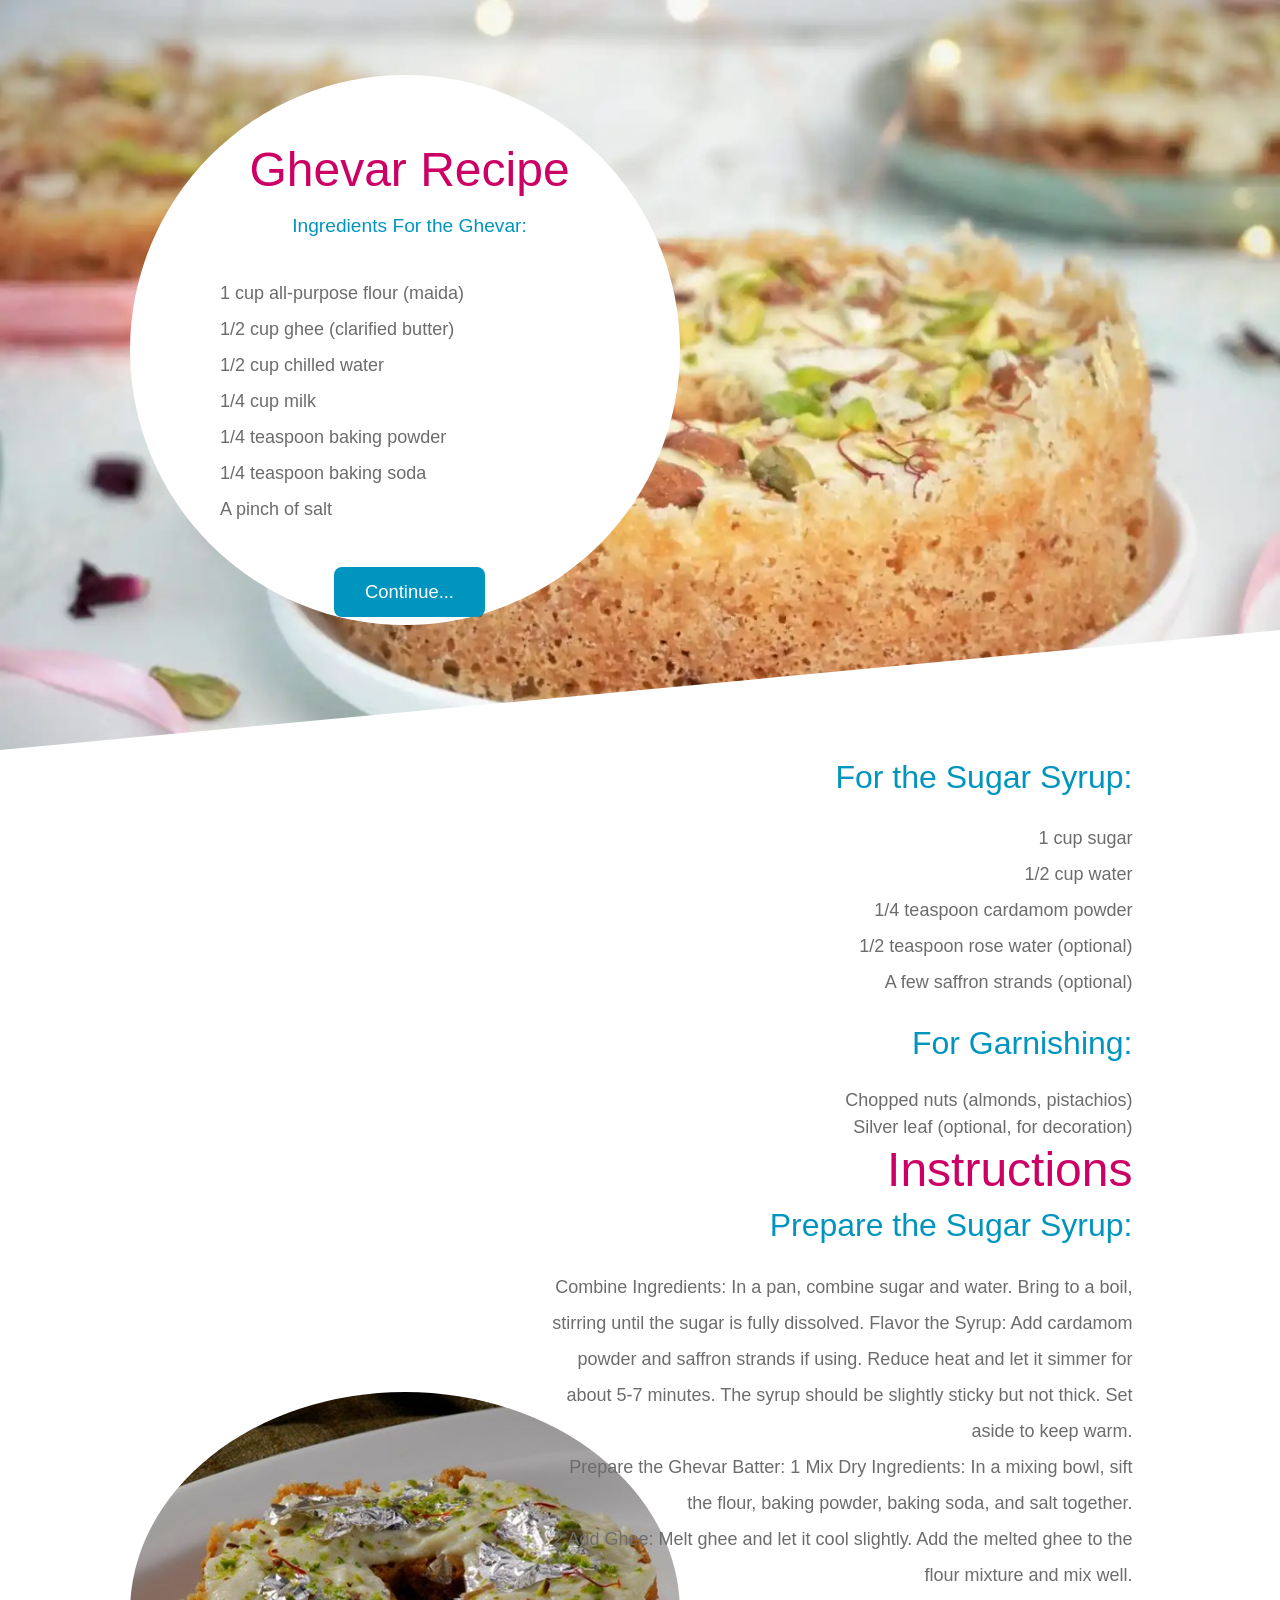
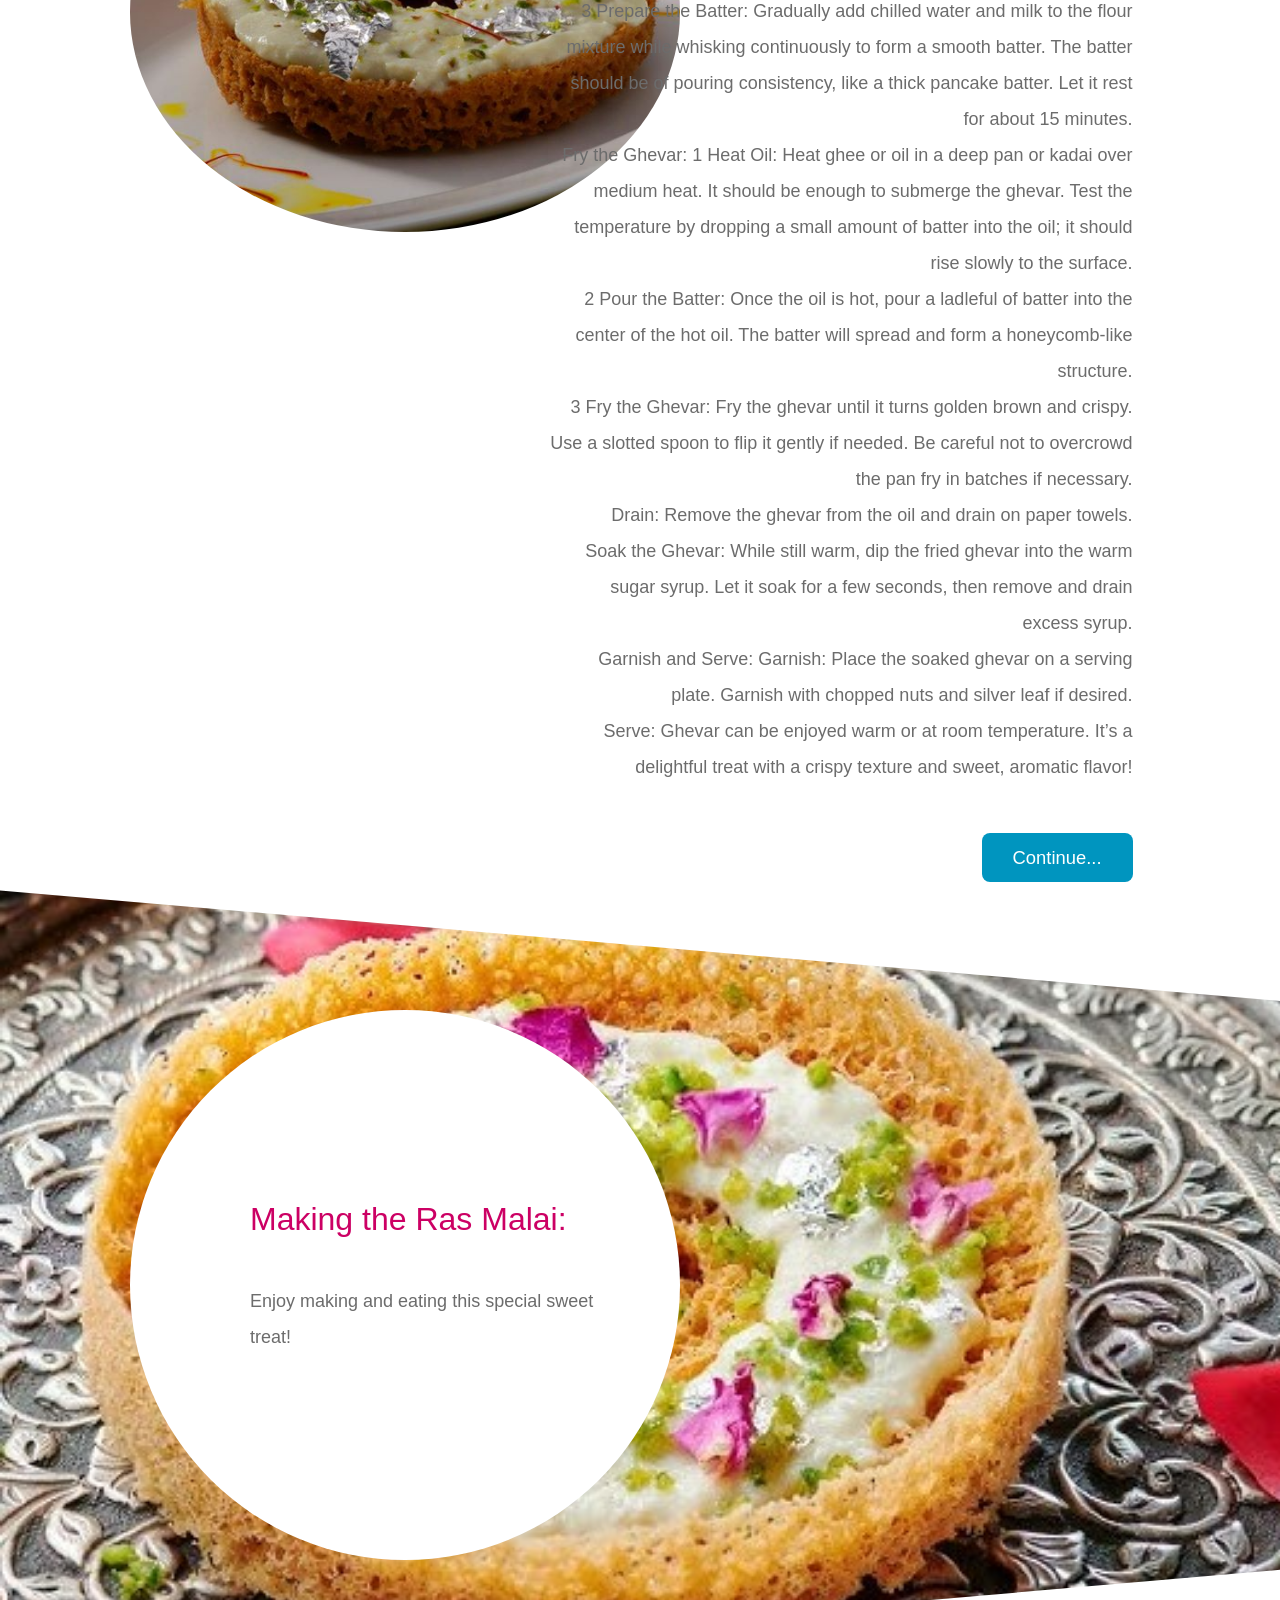
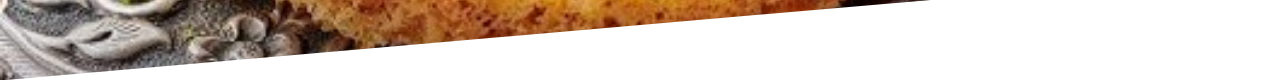
<file: resources/yah_blog_3/index.html>
<!DOCTYPE html>
<html lang="en">

<head>
    <meta charset="UTF-8">
    <meta name="viewport" content="width=device-width, initial-scale=1.0">
    <meta http-equiv="X-UA-Compatible" content="ie=edge">
    <link rel="stylesheet" href="css/bootstrap.min.css">
    <link rel="stylesheet" href="css/tooplate-style.css">
    <title>Ghevar</title>
    <!--

    Template 2107 New Spot

	http://www.tooplate.com/view/2107-new-spot

    -->
</head>

<body>
    <div class="tm-container mx-auto">
        <section class="tm-section tm-section-1">
            <div class="container">
                <div class="row">
                    <div class="col-sm-12">
                        <div class="tm-bg-circle-white tm-flex-center-v">
                            <header class="text-center">
                                <h1 class="tm-site-title"><br>Ghevar Recipe</h1>
                                <p class="tm-site-subtitle">Ingredients For the Ghevar:</p>
                            </header>
                            <p>
                                1 cup all-purpose flour (maida)<br>
                                1/2 cup ghee (clarified butter)<br>
                                1/2 cup chilled water<br>
                                1/4 cup milk<br>
                                1/4 teaspoon baking powder<br>
                                1/4 teaspoon baking soda<br>
                                A pinch of salt</p>
                            <p class="text-center mt-4 mb-0">
                                <a data-scroll href="#tm-section-2" class="btn tm-btn-secondary">Continue...</a>
                            </p>

                        </div>
                    </div>
                </div>
            </div>
        </section>
        <section id="tm-section-2" class="tm-section pt-2 pb-2">
            <div class="container">
                <div class="row">
                    <div class="col-xl-5 col-lg-6 tm-flex-center-v tm-text-container tm-section-left">
                        <img src="img/ghevar.jpg" alt="Image" class="rounded-circle tm-circle-img">
                        </p>
                    </div>
                    <div class="col-xl-7 col-lg-6 tm-circle-img-container">
                       
                        <h2 class="tm-color-secondary mb-4">For the Sugar Syrup:</h2>
                        <p class="mb-4">
                            1 cup sugar<br>
1/2 cup water<br>
1/4 teaspoon cardamom powder<br>
1/2 teaspoon rose water (optional)<br>
A few saffron strands (optional)</p>

<h2 class="tm-color-secondary mb-4">For Garnishing:</h2>
Chopped nuts (almonds, pistachios)<br>
Silver leaf (optional, for decoration)
                            <h1 class="tm-site-title">Instructions</h1>
                            <h2 class="tm-color-secondary mb-4">Prepare the Sugar Syrup:</h2>
                        <p class="mb-5">
                            Combine Ingredients: In a pan, combine sugar and water. Bring to a boil, stirring until the sugar is fully dissolved.
                            Flavor the Syrup: Add cardamom powder and saffron strands if using. Reduce heat and let it simmer for about 5-7 minutes. The syrup should be slightly sticky but not thick. Set aside to keep warm.
                           <br> Prepare the Ghevar Batter:
                           1 Mix Dry Ingredients: In a mixing bowl, sift the flour, baking powder, baking soda, and salt together.<br>
                           2 Add Ghee: Melt ghee and let it cool slightly. Add the melted ghee to the flour mixture and mix well.<br>
                           3 Prepare the Batter: Gradually add chilled water and milk to the flour mixture while whisking continuously to form a smooth batter. The batter should be of pouring consistency, like a thick pancake batter. Let it rest for about 15 minutes.
                           <br> Fry the Ghevar:
                            1 Heat Oil: Heat ghee or oil in a deep pan or kadai over medium heat. It should be enough to submerge the ghevar. Test the temperature by dropping a small amount of batter into the oil; it should rise slowly to the surface.<br>
                            2 Pour the Batter: Once the oil is hot, pour a ladleful of batter into the center of the hot oil. The batter will spread and form a honeycomb-like structure.<br>
                            3 Fry the Ghevar: Fry the ghevar until it turns golden brown and crispy. Use a slotted spoon to flip it gently if needed. Be careful not to overcrowd the pan fry in batches if necessary.
                            <br> Drain: Remove the ghevar from the oil and drain on paper towels.
                            <br>
                            Soak the Ghevar: While still warm, dip the fried ghevar into the warm sugar syrup. Let it soak for a few seconds, then remove and drain excess syrup.
                            <br>Garnish and Serve:
                            Garnish: Place the soaked ghevar on a serving plate. Garnish with chopped nuts and silver leaf if desired.<br>
                            Serve: Ghevar can be enjoyed warm or at room temperature. It’s a delightful treat with a crispy texture and sweet, aromatic flavor!</p>
                        <p class="text-right mb-0">
                            <a href="#tm-section-3" class="btn tm-btn-secondary">Continue...</a>
                    </div>
                </div>
            </div>
        </section>
        <section id="tm-section-3" class="tm-section tm-section-3">
            <div class="container">
                <div class="row">
                    <div class="col-sm-12 tm-section-2-right">
                        <div class="tm-bg-circle-white tm-bg-circle-pad-2 tm-flex-center-v">
                            <header>
                                <h2 class="tm-color-primary">Making the Ras Malai:</h2>
                            </header>
                            <p><br>Enjoy making and eating this special sweet treat! <br>
                               
                                
                               
                            </p>
                            
                        </div>
                    </div>
                </div>
            </div>
        </section>
 
                   
                    
                    
                  
                </div>
            </div>
        </footer>
    </div>
    <script src="js/smooth-scroll.polyfills.min.js"></script>
    <!-- https://github.com/cferdinandi/smooth-scroll -->
    <script>
        var scroll = new SmoothScroll('a[href*="#"]', {
            easing: 'easeInOutQuart',
            speed: 800
        });
    </script>
</body>
</html>
</file>
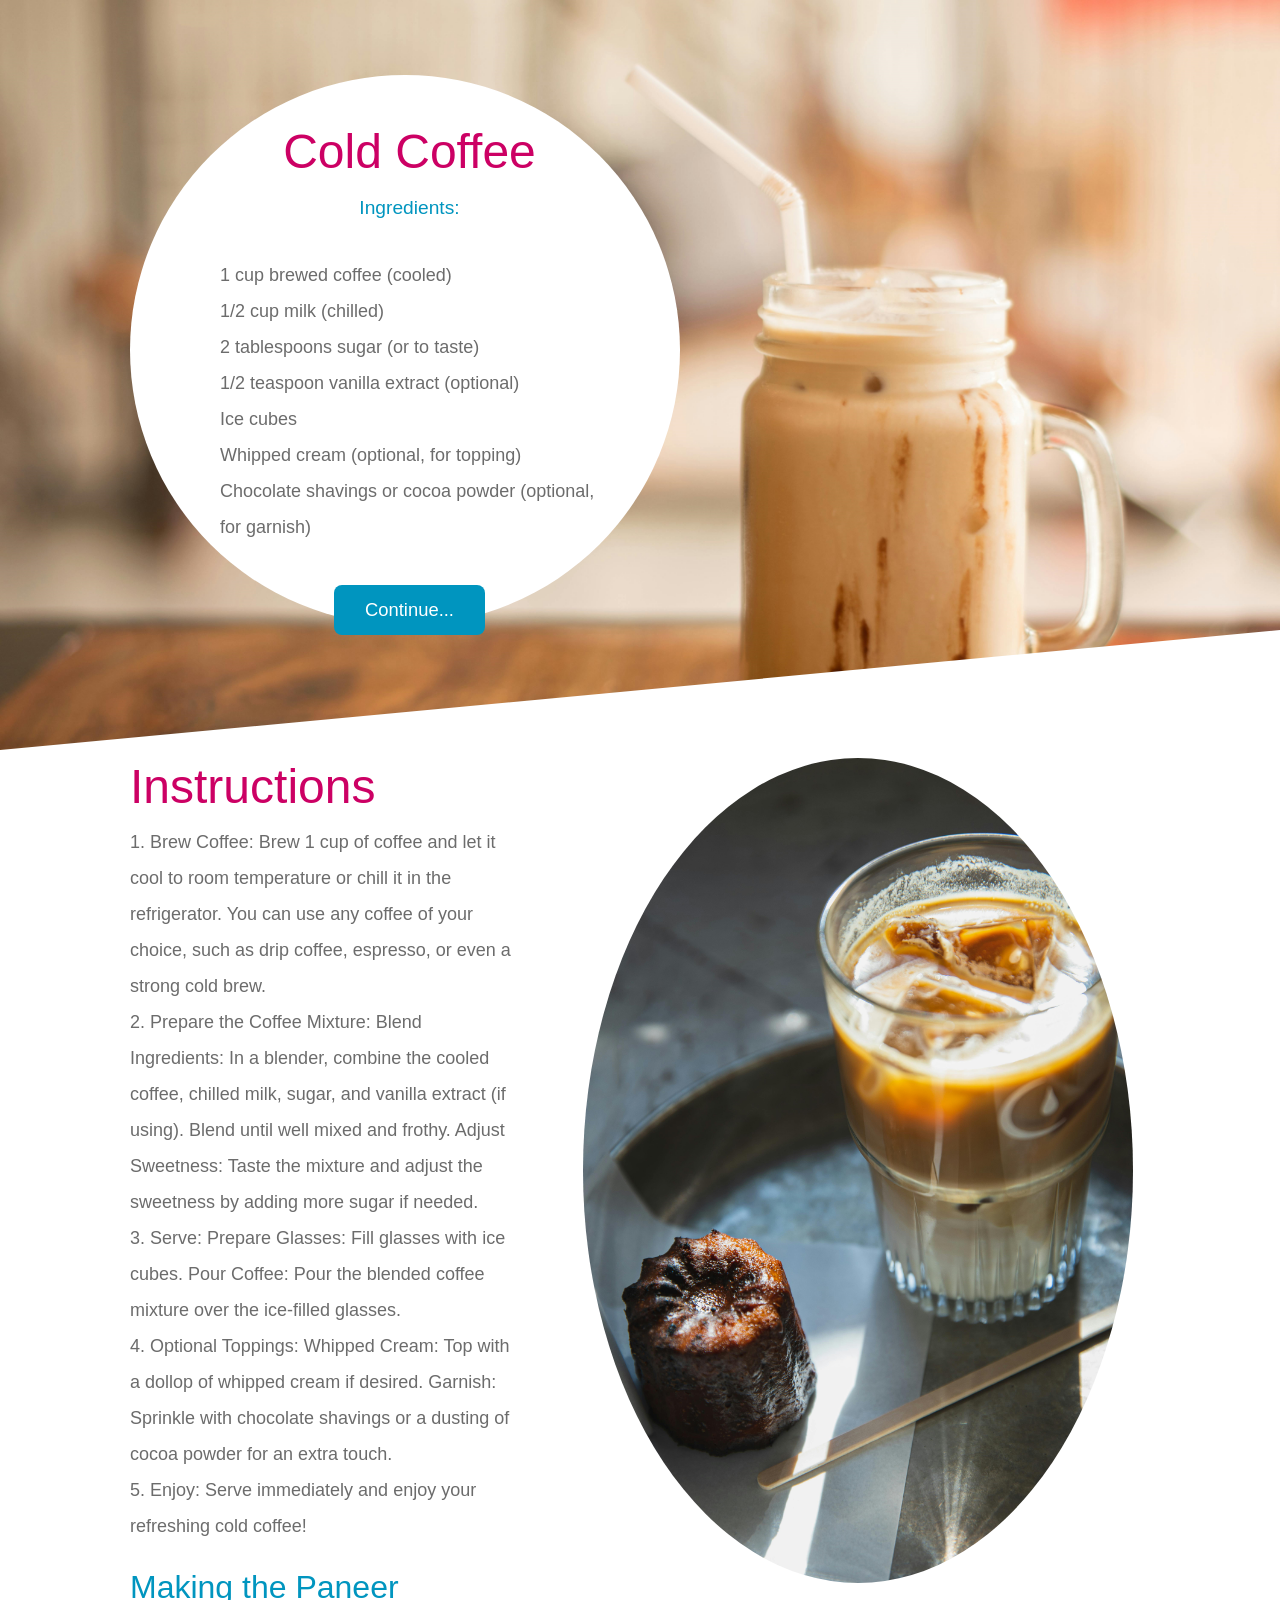
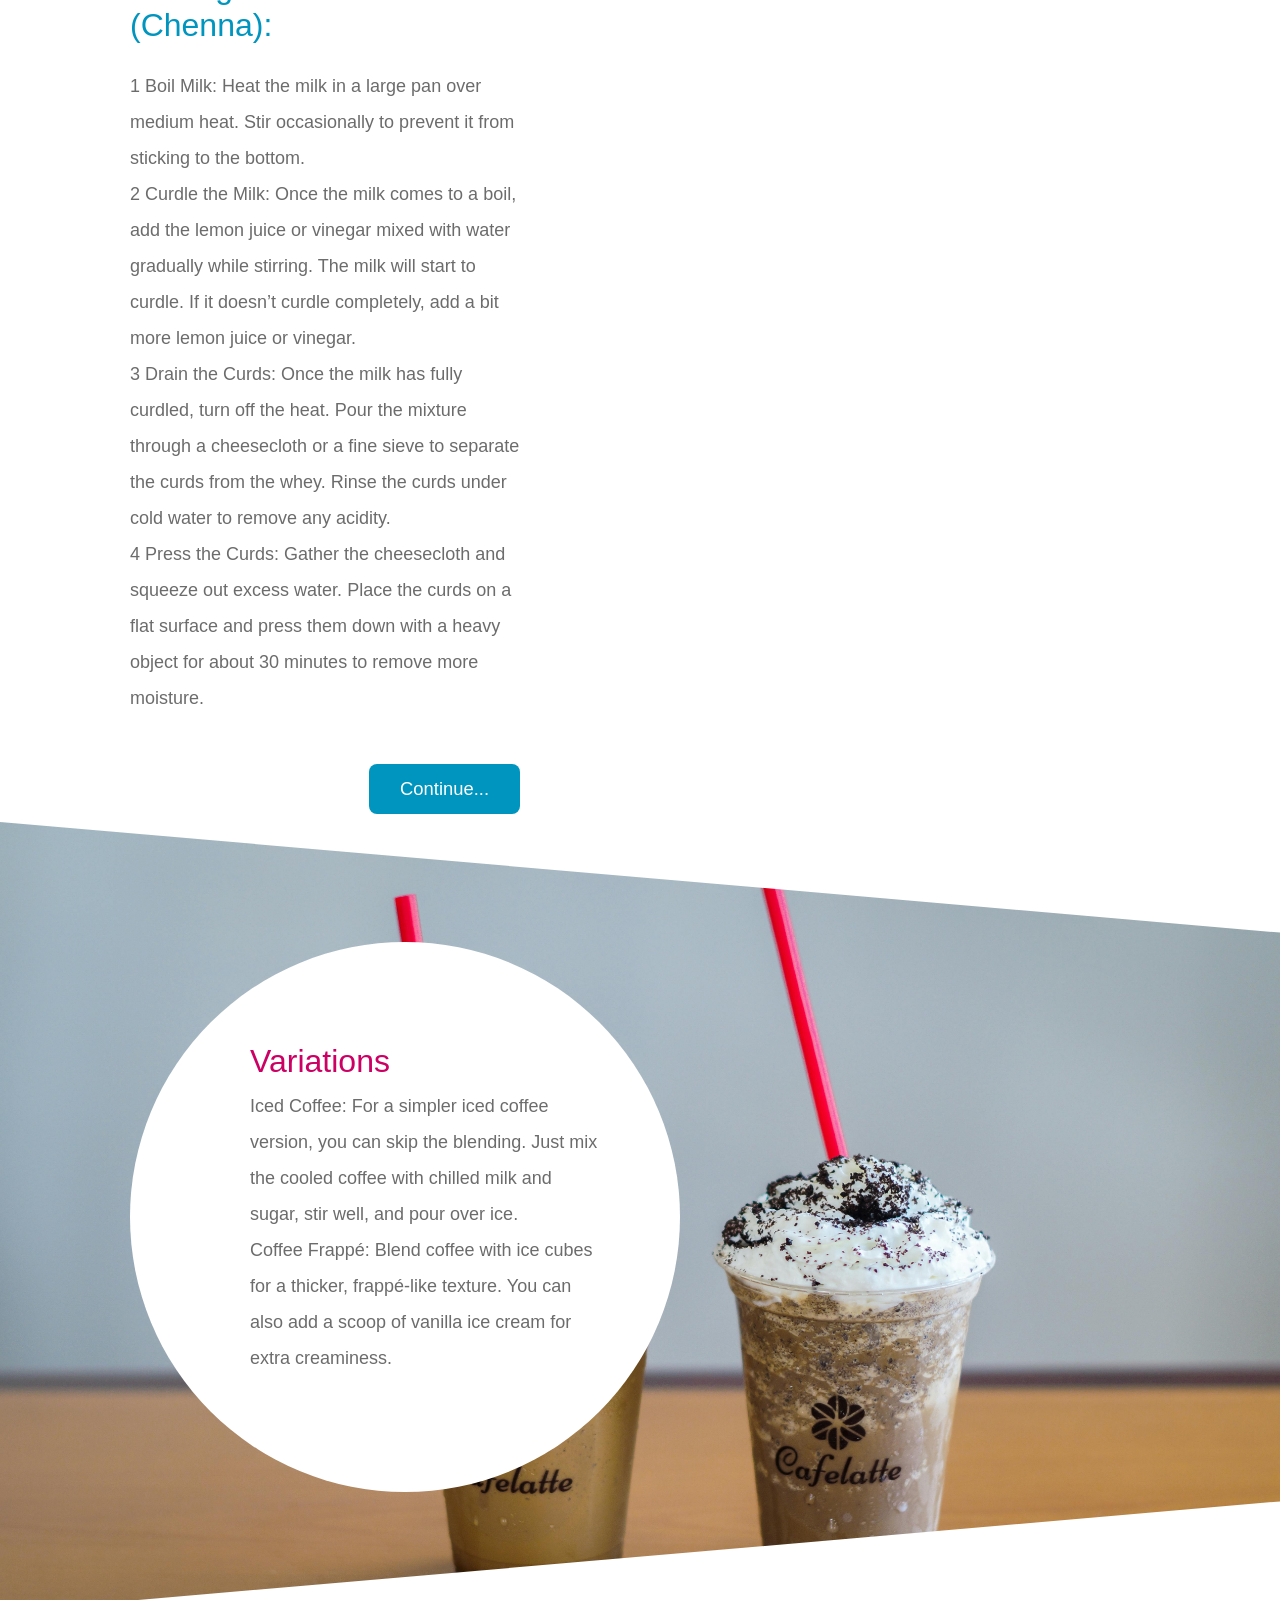
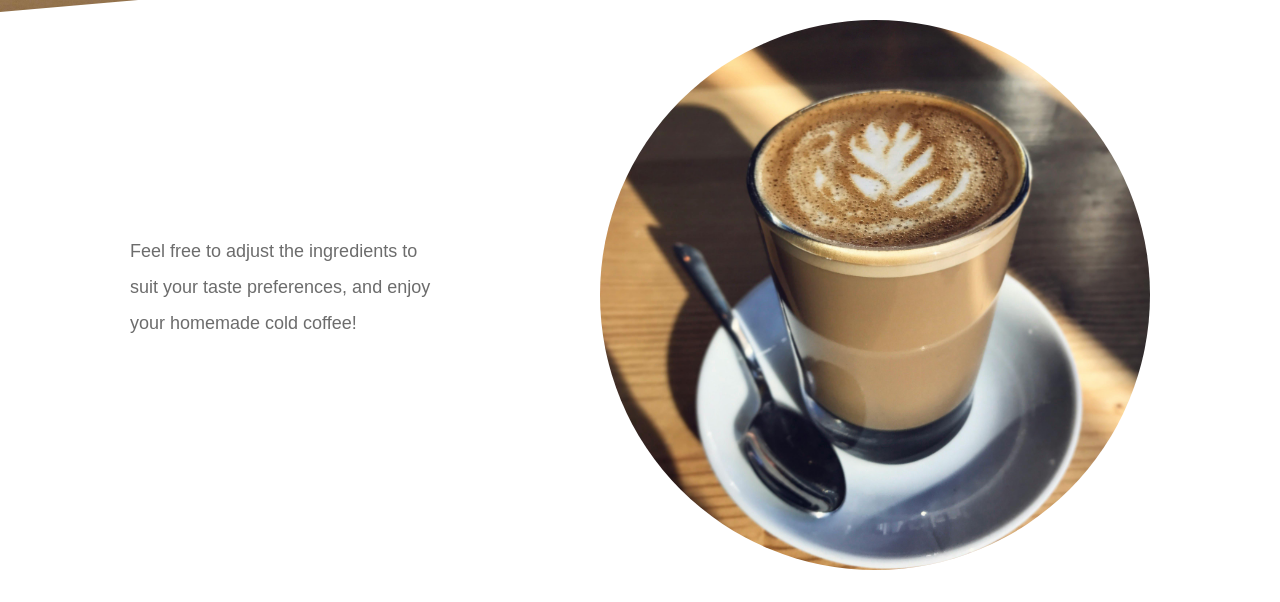
<file: resources/yah_coldcoffee/index.html>
<!DOCTYPE html>
<html lang="en">

<head>
    <meta charset="UTF-8">
    <meta name="viewport" content="width=device-width, initial-scale=1.0">
    <meta http-equiv="X-UA-Compatible" content="ie=edge">
    <link rel="stylesheet" href="css/bootstrap.min.css">
    <link rel="stylesheet" href="css/tooplate-style.css">
    <title>Cold Coffee</title>
    <!--

    Template 2107 New Spot

	http://www.tooplate.com/view/2107-new-spot

    -->
</head>

<body>
    <div class="tm-container mx-auto">
        <section class="tm-section tm-section-1">
            <div class="container">
                <div class="row">
                    <div class="col-sm-12">
                        <div class="tm-bg-circle-white tm-flex-center-v">
                            <header class="text-center">
                                <h1 class="tm-site-title"><br>Cold Coffee</h1>
                                <p class="tm-site-subtitle">Ingredients:</p>
                            </header>
                            <p>
                                1 cup brewed coffee (cooled)<br>
                                1/2 cup milk (chilled)<br>
                                2 tablespoons sugar (or to taste)<br>
                                1/2 teaspoon vanilla extract (optional)<br>
                                Ice cubes<br>
                                Whipped cream (optional, for topping)<br>
                                Chocolate shavings or cocoa powder (optional, for garnish)</p>
                            <p class="text-center mt-4 mb-0">
                                <a data-scroll href="#tm-section-2" class="btn tm-btn-secondary">Continue...</a>
                            </p>

                        </div>
                    </div>
                </div>
            </div>
        </section>
        <section id="tm-section-2" class="tm-section pt-2 pb-2">
            <div class="container">
                <div class="row">
                    <div class="col-xl-5 col-lg-6 tm-flex-center-v tm-text-container tm-section-left">
                        <h1 class="tm-site-title">Instructions</h1>
                        <p class="mb-4">
                           1. Brew Coffee: Brew 1 cup of coffee and let it cool to room temperature or chill it in the refrigerator. You can use any coffee of your choice, such as drip coffee, espresso, or even a strong cold brew.

                           <br>2. Prepare the Coffee Mixture:
                            
                            Blend Ingredients: In a blender, combine the cooled coffee, chilled milk, sugar, and vanilla extract (if using). Blend until well mixed and frothy.
                            Adjust Sweetness: Taste the mixture and adjust the sweetness by adding more sugar if needed.
                            <br>3. Serve:
                            
                            Prepare Glasses: Fill glasses with ice cubes.
                            Pour Coffee: Pour the blended coffee mixture over the ice-filled glasses.
                            <br>4. Optional Toppings:
                            
                            Whipped Cream: Top with a dollop of whipped cream if desired.
                            Garnish: Sprinkle with chocolate shavings or a dusting of cocoa powder for an extra touch.
                            <br>5. Enjoy: Serve immediately and enjoy your refreshing cold coffee!
                           
                            <h2 class="tm-color-secondary mb-4">Making the Paneer (Chenna):</h2>
                        <p class="mb-5">1 Boil Milk: Heat the milk in a large pan over medium heat. Stir occasionally to prevent it from sticking to the bottom.<br>
                            2 Curdle the Milk: Once the milk comes to a boil, add the lemon juice or vinegar mixed with water gradually while stirring. The milk will start to curdle. If it doesn’t curdle completely, add a bit more lemon juice or vinegar.<br>
                            3 Drain the Curds: Once the milk has fully curdled, turn off the heat. Pour the mixture through a cheesecloth or a fine sieve to separate the curds from the whey. Rinse the curds under cold water to remove any acidity.<br>
                            4 Press the Curds: Gather the cheesecloth and squeeze out excess water. Place the curds on a flat surface and press them down with a heavy object for about 30 minutes to remove more moisture.</p>
                        <p class="text-right mb-0">
                            <a href="#tm-section-3" class="btn tm-btn-secondary">Continue...</a>
                        </p>
                    </div>
                    <div class="col-xl-7 col-lg-6 tm-circle-img-container">
                        <img src="img/coffee3.jpg" alt="Image" class="rounded-circle tm-circle-img">
                    </div>
                </div>
            </div>
        </section>
        <section id="tm-section-3" class="tm-section tm-section-3">
            <div class="container">
                <div class="row">
                    <div class="col-sm-12 tm-section-2-right">
                        <div class="tm-bg-circle-white tm-bg-circle-pad-2 tm-flex-center-v">
                            <header>
                                <h2 class="tm-color-primary">Variations</h2>
                            </header>
                            <p>Iced Coffee: For a simpler iced coffee version, you can skip the blending. Just mix the cooled coffee with chilled milk and sugar, stir well, and pour over ice.<br>
                                Coffee Frappé: Blend coffee with ice cubes for a thicker, frappé-like texture. You can also add a scoop of vanilla ice cream for extra creaminess. 
                               
                                
                               
                            </p>
                            
                        </div>
                    </div>
                </div>
            </div>
        </section>
        <section class="tm-section pt-2 pb-3">
            <div class="container">
                <div class="row">
                    <div class="col-xl-4 col-lg-4 tm-flex-center-v tm-section-left">
                       <p>Feel free to adjust the ingredients to suit your taste preferences, and enjoy your homemade cold coffee!</p>
                    </div>
                    <div class="col-xl-8 col-lg-8 tm-circle-img-container tm-contact-right">
                        <img src="img/coffee4.jpg" alt="Image" class="rounded-circle tm-circle-img">
                    </div>
                </div>
            </div>
        </section>
        <footer class="container">
            <div class="row">
                <div class="col-xs-12">
                   
                    
                    
                    </p>
                </div>
            </div>
        </footer>
    </div>
    <script src="js/smooth-scroll.polyfills.min.js"></script>
    <!-- https://github.com/cferdinandi/smooth-scroll -->
    <script>
        var scroll = new SmoothScroll('a[href*="#"]', {
            easing: 'easeInOutQuart',
            speed: 800
        });
    </script>
</body>
</html>
</file>
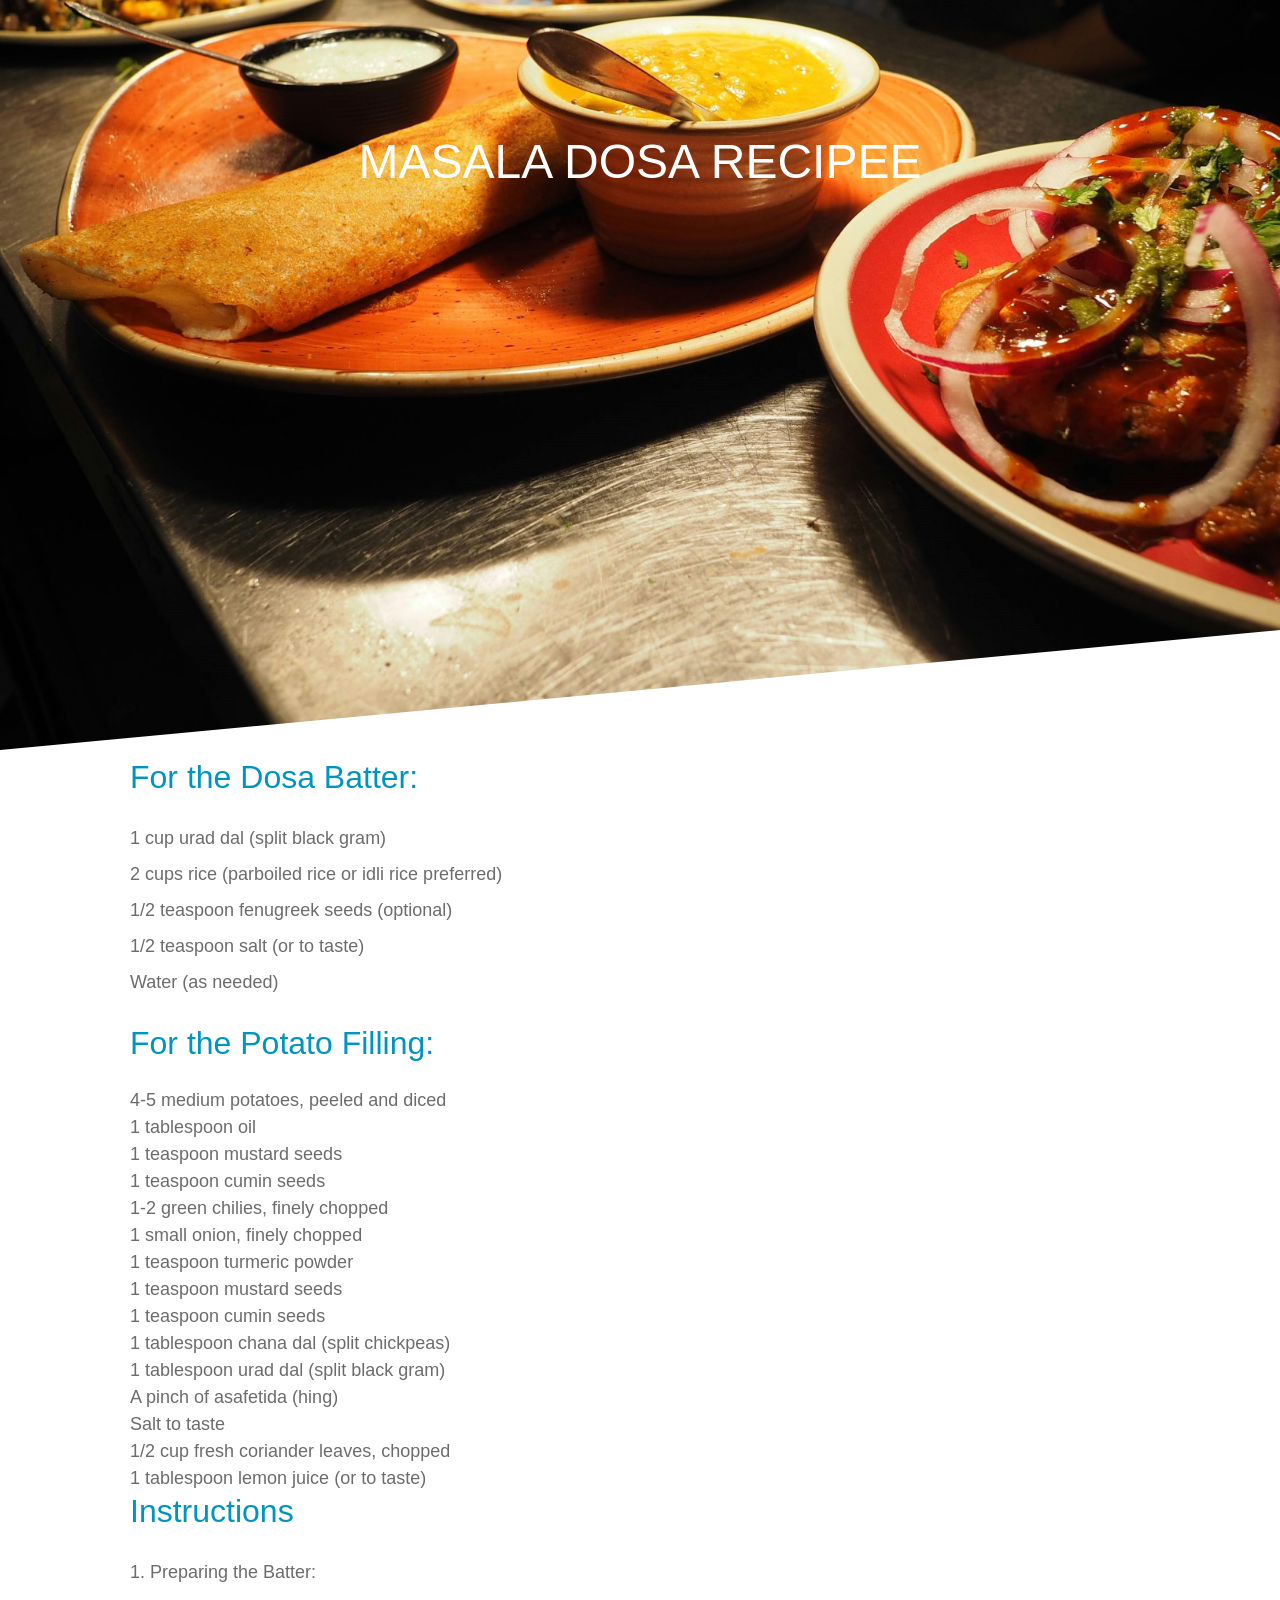
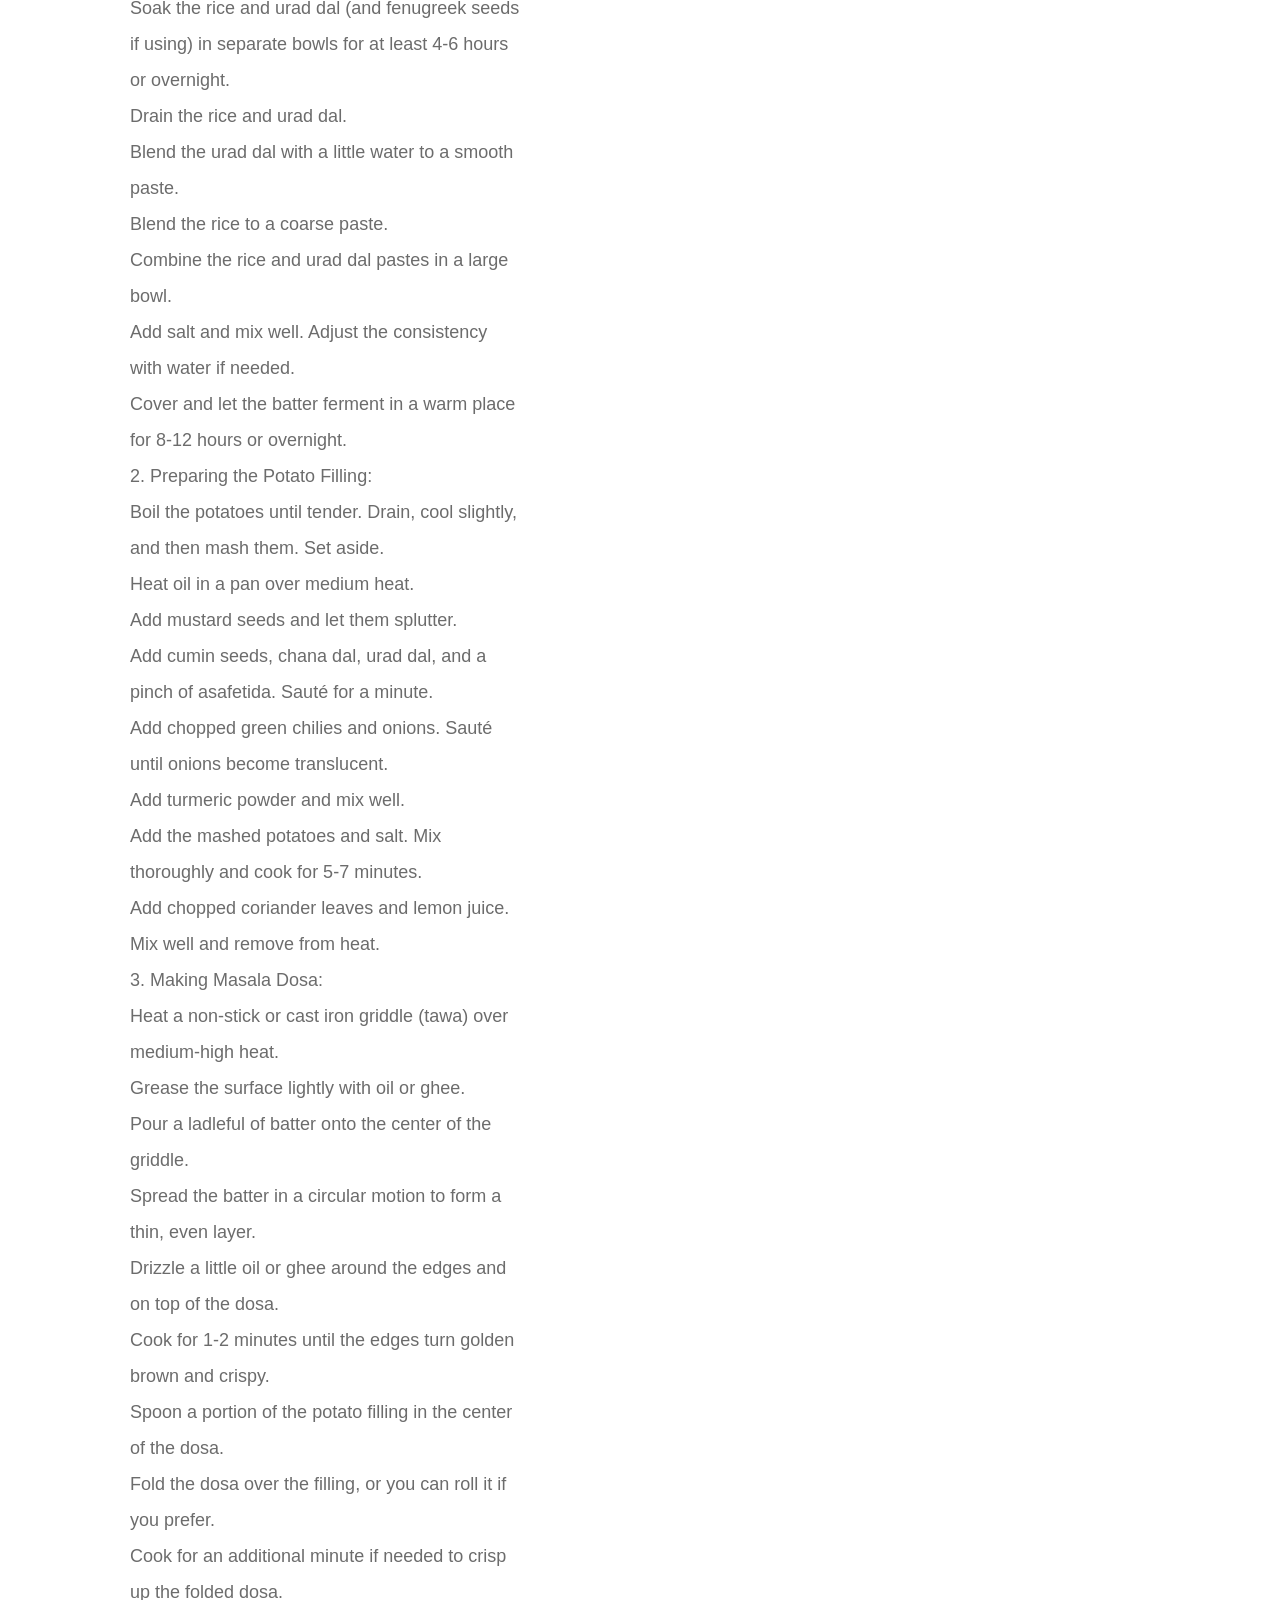
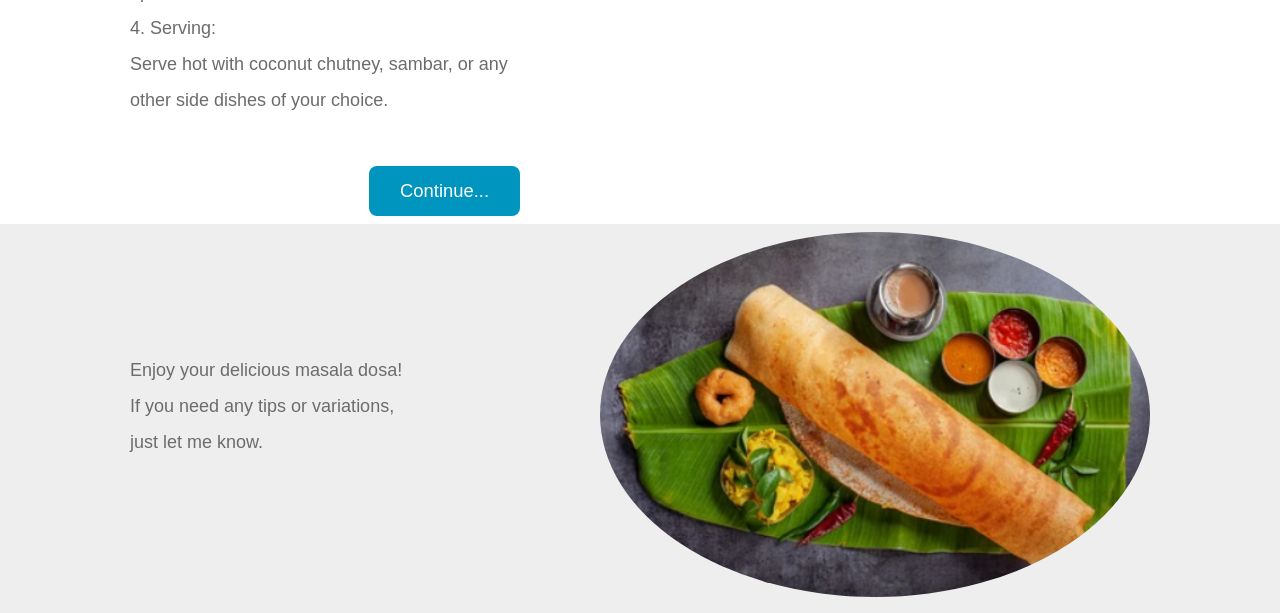
<file: resources/yah_dosa/index.html>
<!DOCTYPE html>
<html lang="en">

<head>
    <meta charset="UTF-8">
    <meta name="viewport" content="width=device-width, initial-scale=1.0">
    <meta http-equiv="X-UA-Compatible" content="ie=edge">
    <link rel="stylesheet" href="css/bootstrap.min.css">
    <link rel="stylesheet" href="css/tooplate-style.css">
    <title>Rasmalai</title>
    <!--

    Template 2107 New Spot

	http://www.tooplate.com/view/2107-new-spot

    -->
</head>

<body>
    <div class="tm-container mx-auto">
        <section class="tm-section tm-section-1">
            <div class="container">
                <div class="row">
                    <div class="col-sm-12">
                        
                            <header class="text-center">
                                <h1 class="tm-site-title"><br>MASALA DOSA RECIPEE</h1>
                                

                        
                    </div>
                </div>
            </div>
        </section>
        <section id="tm-section-2" class="tm-section pt-2 pb-2">
            <div class="container">
                <div class="row">
                    <div class="col-xl-5 col-lg-6 tm-flex-center-v tm-text-container tm-section-left">
                        <h2 class="tm-color-secondary mb-4">For the Dosa Batter:</h2>
                        <p class="mb-4">
                            
1 cup urad dal (split black gram)<br>
2 cups rice (parboiled rice or idli rice preferred)<br>
1/2 teaspoon fenugreek seeds (optional)<br>
1/2 teaspoon salt (or to taste)<br>
Water (as needed)</p>
<h2 class="tm-color-secondary mb-4">For the Potato Filling:</h2>
4-5 medium potatoes, peeled and diced<br>
1 tablespoon oil <br>
1 teaspoon mustard seeds<br>
1 teaspoon cumin seeds<br>
1-2 green chilies, finely chopped<br>
1 small onion, finely chopped<br>
1 teaspoon turmeric powder<br>
1 teaspoon mustard seeds<br>
1 teaspoon cumin seeds<br>
1 tablespoon chana dal (split chickpeas)<br>
1 tablespoon urad dal (split black gram)<br>
A pinch of asafetida (hing)<br>
Salt to taste<br>
1/2 cup fresh coriander leaves, chopped<br>
1 tablespoon lemon juice (or to taste)

                            <h2 class="tm-color-secondary mb-4">Instructions</h2>
                            
                        <p class="mb-5">1. Preparing the Batter:
                            <br>Soak the rice and urad dal (and fenugreek seeds if using) in separate bowls for at least 4-6 hours or overnight.
                            <br>Drain the rice and urad dal.
                            <br>Blend the urad dal with a little water to a smooth paste.
                            <br>Blend the rice to a coarse paste.
                            <br>Combine the rice and urad dal pastes in a large bowl.
                            <br>Add salt and mix well. Adjust the consistency with water if needed.
                            <br>Cover and let the batter ferment in a warm place for 8-12 hours or overnight.
                            <br>2. Preparing the Potato Filling:
                            <br>Boil the potatoes until tender. Drain, cool slightly, and then mash them. Set aside.
                            <br>Heat oil in a pan over medium heat.
                            <br>Add mustard seeds and let them splutter.
                            <br>Add cumin seeds, chana dal, urad dal, and a pinch of asafetida. Sauté for a minute.
                            <br>Add chopped green chilies and onions. Sauté until onions become translucent.
                            <br>Add turmeric powder and mix well.
                            <br>Add the mashed potatoes and salt. Mix thoroughly and cook for 5-7 minutes.
                            <br> Add chopped coriander leaves and lemon juice. Mix well and remove from heat.
                            <br>3. Making Masala Dosa:
                            <br>Heat a non-stick or cast iron griddle (tawa) over medium-high heat.
                            <br>Grease the surface lightly with oil or ghee.
                            <br>Pour a ladleful of batter onto the center of the griddle.
                            <br>Spread the batter in a circular motion to form a thin, even layer.
                            <br>Drizzle a little oil or ghee around the edges and on top of the dosa.
                            <br>Cook for 1-2 minutes until the edges turn golden brown and crispy.
                            <br>Spoon a portion of the potato filling in the center of the dosa.
                            <br>Fold the dosa over the filling, or you can roll it if you prefer.
                            <br>Cook for an additional minute if needed to crisp up the folded dosa.
                            <br> 4. Serving:
                            <br>Serve hot with coconut chutney, sambar, or any other side dishes of your choice.</p>
                        <p class="text-right mb-0">
                            <a href="#tm-section-3" class="btn tm-btn-secondary">Continue...</a>
                        </p>
                    </div>
                    
            </div>
        </section>
       
            </div>
        </section>
        <section class="tm-section pt-2 pb-3">
            <div class="container">
                <div class="row">
                    <div class="col-xl-4 col-lg-4 tm-flex-center-v tm-section-left">
                        <form action="#" class="tm-contact-form" method="POST">
                             <p>Enjoy your delicious masala dosa! If you need any tips or variations, just let me know.


                             </p>
                        </form>
                    </div>
                    <div class="col-xl-8 col-lg-8 tm-circle-img-container tm-contact-right">
                        <img src="img/2.png" alt="Image" class="rounded-circle tm-circle-img">
                    </div>
                </div>
            </div>
        </section>
        <footer class="container">
            <div class="row">
                
            </div>
        </footer>
    </div>
    <script src="js/smooth-scroll.polyfills.min.js"></script>
    <!-- https://github.com/cferdinandi/smooth-scroll -->
    <script>
        var scroll = new SmoothScroll('a[href*="#"]', {
            easing: 'easeInOutQuart',
            speed: 800
        });
    </script>
</body>
</html>
</file>
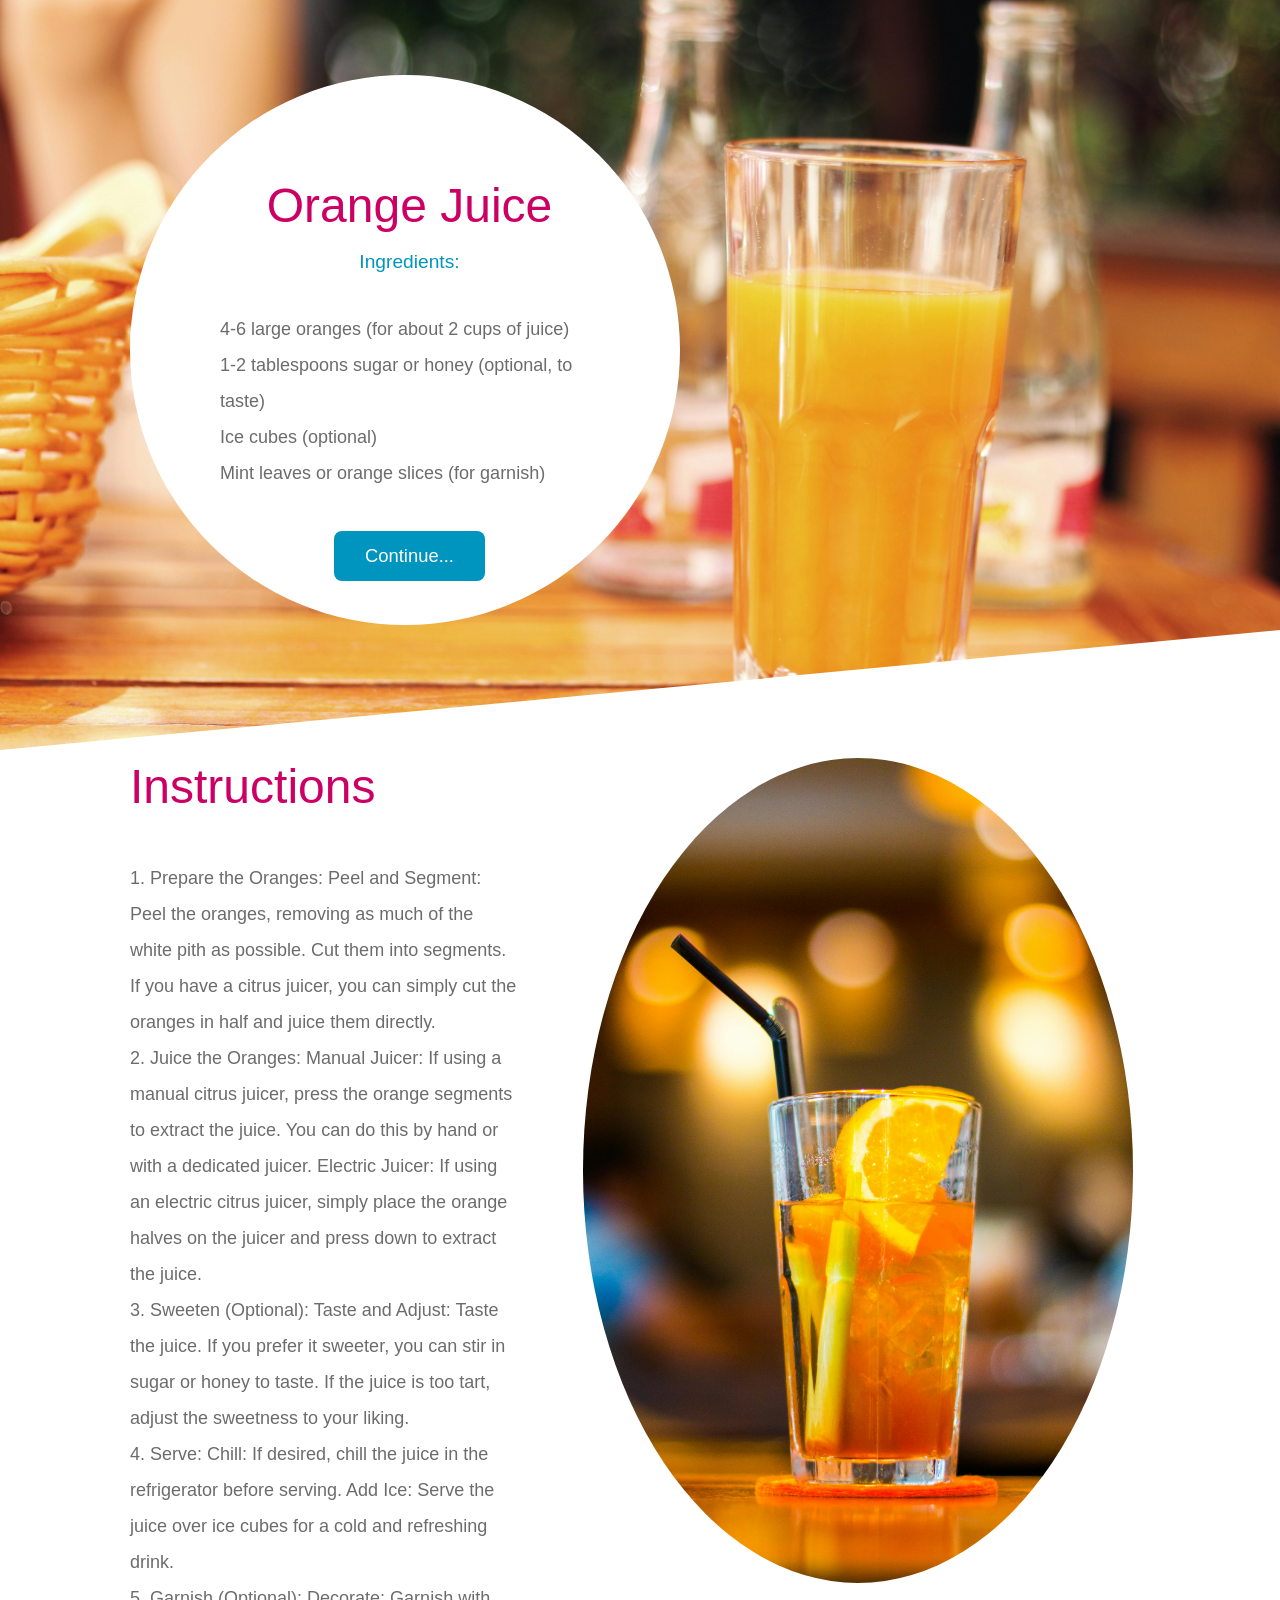
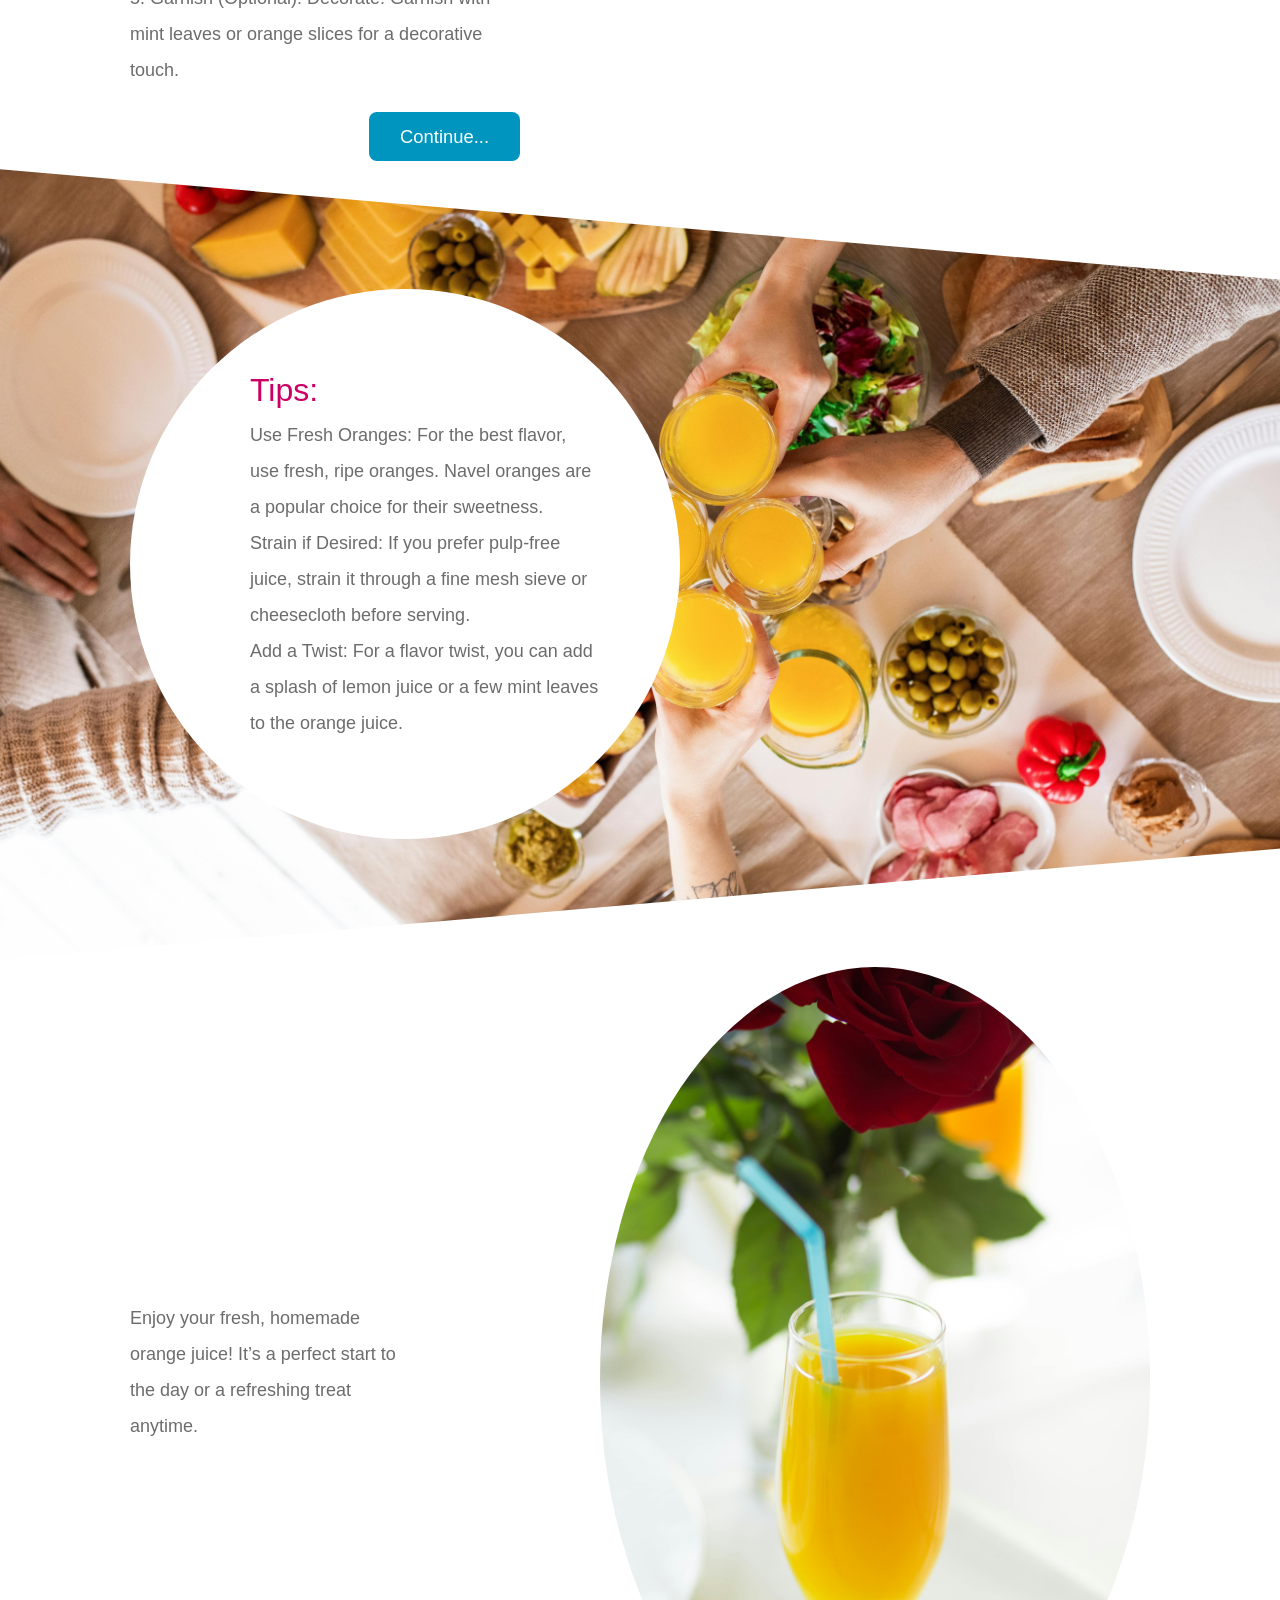
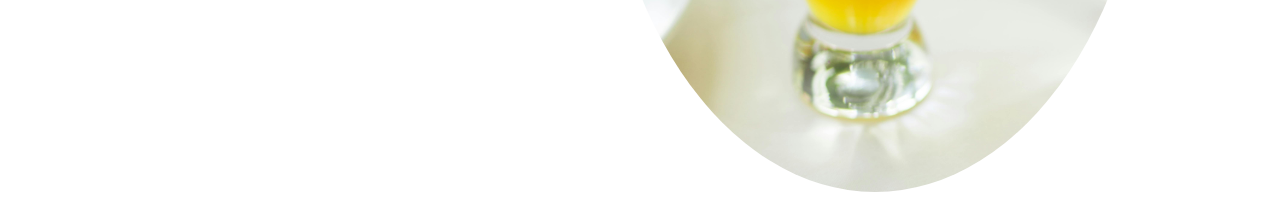
<file: resources/yah_orangejuice/index.html>
<!DOCTYPE html>
<html lang="en">

<head>
    <meta charset="UTF-8">
    <meta name="viewport" content="width=device-width, initial-scale=1.0">
    <meta http-equiv="X-UA-Compatible" content="ie=edge">
    <link rel="stylesheet" href="css/bootstrap.min.css">
    <link rel="stylesheet" href="css/tooplate-style.css">
    <title>Orange Juice</title>
    <!--

    Template 2107 New Spot

	http://www.tooplate.com/view/2107-new-spot

    -->
</head>

<body>
    <div class="tm-container mx-auto">
        <section class="tm-section tm-section-1">
            <div class="container">
                <div class="row">
                    <div class="col-sm-12">
                        <div class="tm-bg-circle-white tm-flex-center-v">
                            <header class="text-center">
                                <h1 class="tm-site-title"><br>Orange Juice</h1>
                                <p class="tm-site-subtitle">Ingredients:</p>
                            </header>
                            <p>
                                4-6 large oranges (for about 2 cups of juice)<br>
                                1-2 tablespoons sugar or honey (optional, to taste)<br>
                                Ice cubes (optional)<br>
                                Mint leaves or orange slices (for garnish)</p>
                            <p class="text-center mt-4 mb-0">
                                <a data-scroll href="#tm-section-2" class="btn tm-btn-secondary">Continue...</a>
                            </p>

                        </div>
                    </div>
                </div>
            </div>
        </section>
        <section id="tm-section-2" class="tm-section pt-2 pb-2">
            <div class="container">
                <div class="row">
                    <div class="col-xl-5 col-lg-6 tm-flex-center-v tm-text-container tm-section-left">
                        <h1 class="tm-site-title">Instructions</h1>
                        <p class="mb-4">
                           <br>1. Prepare the Oranges:

Peel and Segment: Peel the oranges, removing as much of the white pith as possible. Cut them into segments. If you have a citrus juicer, you can simply cut the oranges in half and juice them directly.
<br>2. Juice the Oranges:

Manual Juicer: If using a manual citrus juicer, press the orange segments to extract the juice. You can do this by hand or with a dedicated juicer.
Electric Juicer: If using an electric citrus juicer, simply place the orange halves on the juicer and press down to extract the juice.
<br>3. Sweeten (Optional):

Taste and Adjust: Taste the juice. If you prefer it sweeter, you can stir in sugar or honey to taste. If the juice is too tart, adjust the sweetness to your liking.
<br>4. Serve:

Chill: If desired, chill the juice in the refrigerator before serving.
Add Ice: Serve the juice over ice cubes for a cold and refreshing drink.
<br>5. Garnish (Optional):

Decorate: Garnish with mint leaves or orange slices for a decorative touch.</p>
                        <p class="text-right mb-0">
                            <a href="#tm-section-3" class="btn tm-btn-secondary">Continue...</a>
                        </p>
                    </div>
                    <div class="col-xl-7 col-lg-6 tm-circle-img-container">
                        <img src="img/orange3.jpg" alt="Image" class="rounded-circle tm-circle-img">
                    </div>
                </div>
            </div>
        </section>
        <section id="tm-section-3" class="tm-section tm-section-3">
            <div class="container">
                <div class="row">
                    <div class="col-sm-12 tm-section-2-right">
                        <div class="tm-bg-circle-white tm-bg-circle-pad-2 tm-flex-center-v">
                            <header>
                               
                            </header>
                            <h2 class="tm-color-primary">Tips:</h2>
                            <p>Use Fresh Oranges: For the best flavor, use fresh, ripe oranges. Navel oranges are a popular choice for their sweetness.<br>
                                Strain if Desired: If you prefer pulp-free juice, strain it through a fine mesh sieve or cheesecloth before serving.<br>
                                Add a Twist: For a flavor twist, you can add a splash of lemon juice or a few mint leaves to the orange juice. 
                               
                                
                               
                            </p>
                            
                        </div>
                    </div>
                </div>
            </div>
        </section>
        <section class="tm-section pt-2 pb-3">
            <div class="container">
                <div class="row">
                    <div class="col-xl-4 col-lg-4 tm-flex-center-v tm-section-left">
                        <form action="#" class="tm-contact-form" method="POST">
                             <p>Enjoy your fresh, homemade orange juice! It’s a perfect start to the day or a refreshing treat anytime. </p>
                        </form>
                    </div>
                    <div class="col-xl-8 col-lg-8 tm-circle-img-container tm-contact-right">
                        <img src="img/orange4.jpg" alt="Image" class="rounded-circle tm-circle-img">
                    </div>
                </div>
            </div>
        </section>
        <footer class="container">
            <div class="row">
                <div class="col-xs-12">
                    
                </div>
            </div>
        </footer>
    </div>
    <script src="js/smooth-scroll.polyfills.min.js"></script>
    <!-- https://github.com/cferdinandi/smooth-scroll -->
    <script>
        var scroll = new SmoothScroll('a[href*="#"]', {
            easing: 'easeInOutQuart',
            speed: 800
        });
    </script>
</body>
</html>
</file>
<file: resources/yah_blog_3/css/tooplate-style.css>
/*

Template 2107 New Spot

http://www.tooplate.com/view/2107-new-spot

COLOR CODES

	Primary (Pink):   #CC0064
	Secondary (Blue): #0095BF
  
*/

* {
  margin: 0;
  padding: 0;
}

body {
  background-color: #eee;
  color: #6c6c6c;
  font-family: "Open Sans", Helvetica, Arial, sans-serif;
  font-size: 18px;
  overflow-x: hidden;
}

.tm-container {
  background-color: white;
  max-width: 1400px;
}

.tm-site-title {
  color: #cc0064;
  font-size: 3rem;
}

.tm-site-subtitle {
  color: #0095bf;
  font-size: 1.2rem;
  margin-bottom: 30px;
}

.tm-section-1 {
  height: 750px;
  background-image: url(../img/ghev-4.webp);
  background-size: cover;
  -webkit-clip-path: polygon(0px 0px, 100% 0px, 100% 84%, 0px 100%);
  clip-path: polygon(0px 0px, 100% 0px, 100% 84%, 0px 100%);
  /* background-position: center -95px; */
  background-repeat: no-repeat;
  padding-top: 75px;
}

.tm-section-3 {
  height: 790px;
  background-image: url(../img/ghev-1.jpg);
  background-size: cover;
  -webkit-clip-path: polygon(0px 0px, 100% 14%, 100% 86%, 0px 100%);
  clip-path: polygon(0px 0px, 100% 14%, 100% 86%, 0px 100%);
  background-repeat: no-repeat;
  display: flex;
  align-items: center;
}

.tm-color-primary {
  color: #cc0064;
}

.tm-color-secondary {
  color: #0095bf;
}

.tm-btn-primary {
  color: white;
  background-color: #cc0064;
}

.tm-btn-primary:hover,
.tm-btn-primary:focus {
  background-color: #f21b85;
}

.tm-btn-secondary {
  color: white;
  background-color: #0095bf;
}

.tm-btn-secondary:hover,
.tm-btn-secondary:focus {
  background-color: #44cbf1;
}

.tm-bg-circle-white {
  background-color: white;
  color: #6c6c6c;
  padding: 75px 81px 75px 90px;
  border-radius: 50%;
  width: 550px;
  height: 550px;
}

.tm-bg-circle-pad-2 {
  padding-left: 120px;
}

p,
ul {
  line-height: 2;
  font-weight: 300;
}

ul {
  margin: 0;
}
ul.dashed {
  list-style-type: none;
}
ul.dashed > li {
  text-indent: -5px;
}
ul.dashed > li:before {
  content: "-";
  margin-right: 5px;
  text-indent: -5px;
}

.btn {
  padding: 10px 30px;
  font-size: 1.15rem;
  font-weight: 300;
  border-radius: 8px;
}

a.btn:hover {
  color: white;
  text-decoration: none;
}

.tm-flex-center-v {
  display: flex;
  flex-direction: column;
  justify-content: center;
}

.tm-text-container {
  max-width: 420px;
}

.tm-circle-img {
  width: 550px;
}

.tm-circle-img-container {
  text-align: right;
}

.tm-contact-form {
  max-width: 280px;
}

.form-control {
  border-radius: 0;
  border: none;
  border-bottom: 1px solid #cc0064;
}

.form-control:focus {
  box-shadow: none;
  border-color: #cc0064;
  border-width: 2px;
}

.tm-send-btn {
  border-radius: 5px;
  padding-top: 6px;
  padding-bottom: 6px;
}

.tm-footer-link {
  color: #6c6c6c;
}

.tm-footer-link:hover,
.tm-footer-link:focus {
  color: #cc0064;
  text-decoration: none;
}

@media (min-width: 576px) {
  .container {
    max-width: none;
  }
}
@media (min-width: 768px) {
  .container {
    max-width: 720px;
  }
}

@media (min-width: 992px) {
  .container {
    max-width: 960px;
  }
}

@media (min-width: 1200px) {
  .container {
    max-width: 1050px;
  }
}

@media (max-width: 992px) {
  .tm-bg-circle-white {
    margin-left: auto;
    margin-right: auto;
  }
  .tm-section-left {
    margin: 50px auto;
  }

  .tm-circle-img-container {
    text-align: center;
  }

  .tm-contact-form {
    max-width: 100%;
    padding-left: 30px;
    padding-right: 30px;
  }

  .tm-contact-right {
    margin-bottom: 50px;
  }

  .tm-footer-text {
    margin-left: 30px;
    margin-right: 30px;
  }
}

@media (max-width: 576px) {
  .tm-bg-circle-white {
    border-radius: 100px;
    width: 100%;
    height: auto;
    padding: 50px;
  }

  img {
    max-width: 100%;
  }

  .tm-section-1,
  .tm-section-3 {
    height: auto;
  }

  .tm-section-1 {
    padding-bottom: 90px;
    -webkit-clip-path: polygon(0px 0px, 100% 0px, 100% 92%, 0px 100%);
    clip-path: polygon(0px 0px, 100% 0px, 100% 92%, 0px 100%);
  }

  .tm-section-3 {
    padding-top: 100px;
    padding-bottom: 100px;
    -webkit-clip-path: polygon(0px 0px, 100% 8%, 100% 92%, 0px 100%);
    clip-path: polygon(0px 0px, 100% 8%, 100% 92%, 0px 100%);
  }

  .tm-circle-img-container {
    margin-bottom: 30px;
  }
}
</file>
<file: resources/yah_coldcoffee/css/tooplate-style.css>
/*

Template 2107 New Spot

http://www.tooplate.com/view/2107-new-spot

COLOR CODES

	Primary (Pink):   #CC0064
	Secondary (Blue): #0095BF
  
*/

* {
  margin: 0;
  padding: 0;
}

body {
  background-color: #eee;
  color: #6c6c6c;
  font-family: "Open Sans", Helvetica, Arial, sans-serif;
  font-size: 18px;
  overflow-x: hidden;
}

.tm-container {
  background-color: white;
  max-width: 1400px;
}

.tm-site-title {
  color: #cc0064;
  font-size: 3rem;
}

.tm-site-subtitle {
  color: #0095bf;
  font-size: 1.2rem;
  margin-bottom: 30px;
}

.tm-section-1 {
  height: 750px;
  background-image: url(../img/coffee1.jpg);
  background-size: cover;
  -webkit-clip-path: polygon(0px 0px, 100% 0px, 100% 84%, 0px 100%);
  clip-path: polygon(0px 0px, 100% 0px, 100% 84%, 0px 100%);
  /* background-position: center -95px; */
  background-repeat: no-repeat;
  padding-top: 75px;
}

.tm-section-3 {
  height: 790px;
  background-image: url(../img/coffe2.jpg);
  background-size: cover;
  -webkit-clip-path: polygon(0px 0px, 100% 14%, 100% 86%, 0px 100%);
  clip-path: polygon(0px 0px, 100% 14%, 100% 86%, 0px 100%);
  background-repeat: no-repeat;
  display: flex;
  align-items: center;
}

.tm-color-primary {
  color: #cc0064;
}

.tm-color-secondary {
  color: #0095bf;
}

.tm-btn-primary {
  color: white;
  background-color: #cc0064;
}

.tm-btn-primary:hover,
.tm-btn-primary:focus {
  background-color: #f21b85;
}

.tm-btn-secondary {
  color: white;
  background-color: #0095bf;
}

.tm-btn-secondary:hover,
.tm-btn-secondary:focus {
  background-color: #44cbf1;
}

.tm-bg-circle-white {
  background-color: white;
  color: #6c6c6c;
  padding: 75px 81px 75px 90px;
  border-radius: 50%;
  width: 550px;
  height: 550px;
}

.tm-bg-circle-pad-2 {
  padding-left: 120px;
}

p,
ul {
  line-height: 2;
  font-weight: 300;
}

ul {
  margin: 0;
}
ul.dashed {
  list-style-type: none;
}
ul.dashed > li {
  text-indent: -5px;
}
ul.dashed > li:before {
  content: "-";
  margin-right: 5px;
  text-indent: -5px;
}

.btn {
  padding: 10px 30px;
  font-size: 1.15rem;
  font-weight: 300;
  border-radius: 8px;
}

a.btn:hover {
  color: white;
  text-decoration: none;
}

.tm-flex-center-v {
  display: flex;
  flex-direction: column;
  justify-content: center;
}

.tm-text-container {
  max-width: 420px;
}

.tm-circle-img {
  width: 550px;
}

.tm-circle-img-container {
  text-align: right;
}

.tm-contact-form {
  max-width: 280px;
}

.form-control {
  border-radius: 0;
  border: none;
  border-bottom: 1px solid #cc0064;
}

.form-control:focus {
  box-shadow: none;
  border-color: #cc0064;
  border-width: 2px;
}

.tm-send-btn {
  border-radius: 5px;
  padding-top: 6px;
  padding-bottom: 6px;
}

.tm-footer-link {
  color: #6c6c6c;
}

.tm-footer-link:hover,
.tm-footer-link:focus {
  color: #cc0064;
  text-decoration: none;
}

@media (min-width: 576px) {
  .container {
    max-width: none;
  }
}
@media (min-width: 768px) {
  .container {
    max-width: 720px;
  }
}

@media (min-width: 992px) {
  .container {
    max-width: 960px;
  }
}

@media (min-width: 1200px) {
  .container {
    max-width: 1050px;
  }
}

@media (max-width: 992px) {
  .tm-bg-circle-white {
    margin-left: auto;
    margin-right: auto;
  }
  .tm-section-left {
    margin: 50px auto;
  }

  .tm-circle-img-container {
    text-align: center;
  }

  .tm-contact-form {
    max-width: 100%;
    padding-left: 30px;
    padding-right: 30px;
  }

  .tm-contact-right {
    margin-bottom: 50px;
  }

  .tm-footer-text {
    margin-left: 30px;
    margin-right: 30px;
  }
}

@media (max-width: 576px) {
  .tm-bg-circle-white {
    border-radius: 100px;
    width: 100%;
    height: auto;
    padding: 50px;
  }

  img {
    max-width: 100%;
  }

  .tm-section-1,
  .tm-section-3 {
    height: auto;
  }

  .tm-section-1 {
    padding-bottom: 90px;
    -webkit-clip-path: polygon(0px 0px, 100% 0px, 100% 92%, 0px 100%);
    clip-path: polygon(0px 0px, 100% 0px, 100% 92%, 0px 100%);
  }

  .tm-section-3 {
    padding-top: 100px;
    padding-bottom: 100px;
    -webkit-clip-path: polygon(0px 0px, 100% 8%, 100% 92%, 0px 100%);
    clip-path: polygon(0px 0px, 100% 8%, 100% 92%, 0px 100%);
  }

  .tm-circle-img-container {
    margin-bottom: 30px;
  }
}
</file>
<file: resources/yah_dosa/css/tooplate-style.css>
/*

Template 2107 New Spot

http://www.tooplate.com/view/2107-new-spot

COLOR CODES

	Primary (Pink):   #CC0064
	Secondary (Blue): #0095BF
  
*/

* {
  margin: 0;
  padding: 0;
}

body {
  background-color: #eee;
  color: #6c6c6c;
  font-family: "Open Sans", Helvetica, Arial, sans-serif;
  font-size: 18px;
  overflow-x: hidden;
}

.tm-container {
  background-color: white;
  max-width: 1400px;
}

.tm-site-title {
  color: #fff;
  font-size: 3rem;
}

.tm-site-subtitle {
  color: #0095bf;
  font-size: 1.2rem;
  margin-bottom: 30px;
}

.tm-section-1 {
  height: 750px;
  background-image: url(../img/dosapic.jpg);
  background-size: cover;
  -webkit-clip-path: polygon(0px 0px, 100% 0px, 100% 84%, 0px 100%);
  clip-path: polygon(0px 0px, 100% 0px, 100% 84%, 0px 100%);
  /* background-position: center -95px; */
  background-repeat: no-repeat;
  padding-top: 75px;
}

.tm-section-3 {
  height: 790px;
  background-image: url(../img/1.jpg);
  background-size: cover;
  -webkit-clip-path: polygon(0px 0px, 100% 14%, 100% 86%, 0px 100%);
  clip-path: polygon(0px 0px, 100% 14%, 100% 86%, 0px 100%);
  background-repeat: no-repeat;
  display: flex;
  align-items: center;
}


h2{
  color:#fff;
}

.tm-color-primary {
  color: #49fddf;
}

.tm-color-secondary {
  color: #0095bf;
}

.tm-btn-primary {
  color: white;
  background-color: #3fd7fd;
}

.tm-btn-primary:hover,
.tm-btn-primary:focus {
  background-color: #f21b85;
}

.tm-btn-secondary {
  color: white;
  background-color: #0095bf;
}

.tm-btn-secondary:hover,
.tm-btn-secondary:focus {
  background-color: #44cbf1;
}

.tm-bg-circle-white {
  background-color: white;
  color: #6c6c6c;
  padding: 75px 81px 75px 90px;
  border-radius: 50%;
  width: 550px;
  height: 550px;
}

.tm-bg-circle-pad-2 {
  padding-left: 120px;
}

p,
ul {
  line-height: 2;
  font-weight: 300;
}

ul {
  margin: 0;
}
ul.dashed {
  list-style-type: none;
}
ul.dashed > li {
  text-indent: -5px;
}
ul.dashed > li:before {
  content: "-";
  margin-right: 5px;
  text-indent: -5px;
}

.btn {
  padding: 10px 30px;
  font-size: 1.15rem;
  font-weight: 300;
  border-radius: 8px;
}

a.btn:hover {
  color: white;
  text-decoration: none;
}

.tm-flex-center-v {
  display: flex;
  flex-direction: column;
  justify-content: center;
}

.tm-text-container {
  max-width: 420px;
}

.tm-circle-img {
  width: 550px;
}

.tm-circle-img-container {
  text-align: right;
}

.tm-contact-form {
  max-width: 280px;
}

.form-control {
  border-radius: 0;
  border: none;
  border-bottom: 1px solid #cc0064;
}

.form-control:focus {
  box-shadow: none;
  border-color: #cc0064;
  border-width: 2px;
}

.tm-send-btn {
  border-radius: 5px;
  padding-top: 6px;
  padding-bottom: 6px;
}

.tm-footer-link {
  color: #6c6c6c;
}

.tm-footer-link:hover,
.tm-footer-link:focus {
  color: #cc0064;
  text-decoration: none;
}

@media (min-width: 576px) {
  .container {
    max-width: none;
  }
}
@media (min-width: 768px) {
  .container {
    max-width: 720px;
  }
}

@media (min-width: 992px) {
  .container {
    max-width: 960px;
  }
}

@media (min-width: 1200px) {
  .container {
    max-width: 1050px;
  }
}

@media (max-width: 992px) {
  .tm-bg-circle-white {
    margin-left: auto;
    margin-right: auto;
  }
  .tm-section-left {
    margin: 50px auto;
  }

  .tm-circle-img-container {
    text-align: center;
  }

  .tm-contact-form {
    max-width: 100%;
    padding-left: 30px;
    padding-right: 30px;
  }

  .tm-contact-right {
    margin-bottom: 50px;
  }

  .tm-footer-text {
    margin-left: 30px;
    margin-right: 30px;
  }
}

@media (max-width: 576px) {
  .tm-bg-circle-white {
    border-radius: 100px;
    width: 100%;
    height: auto;
    padding: 50px;
  }

  img {
    max-width: 100%;
  }

  .tm-section-1,
  .tm-section-3 {
    height: auto;
  }

  .tm-section-1 {
    padding-bottom: 90px;
    -webkit-clip-path: polygon(0px 0px, 100% 0px, 100% 92%, 0px 100%);
    clip-path: polygon(0px 0px, 100% 0px, 100% 92%, 0px 100%);
  }

  .tm-section-3 {
    padding-top: 100px;
    padding-bottom: 100px;
    -webkit-clip-path: polygon(0px 0px, 100% 8%, 100% 92%, 0px 100%);
    clip-path: polygon(0px 0px, 100% 8%, 100% 92%, 0px 100%);
  }

  .tm-circle-img-container {
    margin-bottom: 30px;
  }
}
</file>
<file: resources/yah_orangejuice/css/tooplate-style.css>
/*

Template 2107 New Spot

http://www.tooplate.com/view/2107-new-spot

COLOR CODES

	Primary (Pink):   #CC0064
	Secondary (Blue): #0095BF
  
*/

* {
  margin: 0;
  padding: 0;
}

body {
  background-color: #eee;
  color: #6c6c6c;
  font-family: "Open Sans", Helvetica, Arial, sans-serif;
  font-size: 18px;
  overflow-x: hidden;
}

.tm-container {
  background-color: white;
  max-width: 1400px;
}

.tm-site-title {
  color: #cc0064;
  font-size: 3rem;
}

.tm-site-subtitle {
  color: #0095bf;
  font-size: 1.2rem;
  margin-bottom: 30px;
}

.tm-section-1 {
  height: 750px;
  background-image: url(../img/orange1.jpg);
  background-size: cover;
  -webkit-clip-path: polygon(0px 0px, 100% 0px, 100% 84%, 0px 100%);
  clip-path: polygon(0px 0px, 100% 0px, 100% 84%, 0px 100%);
  /* background-position: center -95px; */
  background-repeat: no-repeat;
  padding-top: 75px;
}

.tm-section-3 {
  height: 790px;
  background-image: url(../img/orange2.jpg);
  background-size: cover;
  -webkit-clip-path: polygon(0px 0px, 100% 14%, 100% 86%, 0px 100%);
  clip-path: polygon(0px 0px, 100% 14%, 100% 86%, 0px 100%);
  background-repeat: no-repeat;
  display: flex;
  align-items: center;
}

.tm-color-primary {
  color: #cc0064;
}

.tm-color-secondary {
  color: #0095bf;
}

.tm-btn-primary {
  color: white;
  background-color: #cc0064;
}

.tm-btn-primary:hover,
.tm-btn-primary:focus {
  background-color: #f21b85;
}

.tm-btn-secondary {
  color: white;
  background-color: #0095bf;
}

.tm-btn-secondary:hover,
.tm-btn-secondary:focus {
  background-color: #44cbf1;
}

.tm-bg-circle-white {
  background-color: white;
  color: #6c6c6c;
  padding: 75px 81px 75px 90px;
  border-radius: 50%;
  width: 550px;
  height: 550px;
}

.tm-bg-circle-pad-2 {
  padding-left: 120px;
}

p,
ul {
  line-height: 2;
  font-weight: 300;
}

ul {
  margin: 0;
}
ul.dashed {
  list-style-type: none;
}
ul.dashed > li {
  text-indent: -5px;
}
ul.dashed > li:before {
  content: "-";
  margin-right: 5px;
  text-indent: -5px;
}

.btn {
  padding: 10px 30px;
  font-size: 1.15rem;
  font-weight: 300;
  border-radius: 8px;
}

a.btn:hover {
  color: white;
  text-decoration: none;
}

.tm-flex-center-v {
  display: flex;
  flex-direction: column;
  justify-content: center;
}

.tm-text-container {
  max-width: 420px;
}

.tm-circle-img {
  width: 550px;
}

.tm-circle-img-container {
  text-align: right;
}

.tm-contact-form {
  max-width: 280px;
}

.form-control {
  border-radius: 0;
  border: none;
  border-bottom: 1px solid #cc0064;
}

.form-control:focus {
  box-shadow: none;
  border-color: #cc0064;
  border-width: 2px;
}

.tm-send-btn {
  border-radius: 5px;
  padding-top: 6px;
  padding-bottom: 6px;
}

.tm-footer-link {
  color: #6c6c6c;
}

.tm-footer-link:hover,
.tm-footer-link:focus {
  color: #cc0064;
  text-decoration: none;
}

@media (min-width: 576px) {
  .container {
    max-width: none;
  }
}
@media (min-width: 768px) {
  .container {
    max-width: 720px;
  }
}

@media (min-width: 992px) {
  .container {
    max-width: 960px;
  }
}

@media (min-width: 1200px) {
  .container {
    max-width: 1050px;
  }
}

@media (max-width: 992px) {
  .tm-bg-circle-white {
    margin-left: auto;
    margin-right: auto;
  }
  .tm-section-left {
    margin: 50px auto;
  }

  .tm-circle-img-container {
    text-align: center;
  }

  .tm-contact-form {
    max-width: 100%;
    padding-left: 30px;
    padding-right: 30px;
  }

  .tm-contact-right {
    margin-bottom: 50px;
  }

  .tm-footer-text {
    margin-left: 30px;
    margin-right: 30px;
  }
}

@media (max-width: 576px) {
  .tm-bg-circle-white {
    border-radius: 100px;
    width: 100%;
    height: auto;
    padding: 50px;
  }

  img {
    max-width: 100%;
  }

  .tm-section-1,
  .tm-section-3 {
    height: auto;
  }

  .tm-section-1 {
    padding-bottom: 90px;
    -webkit-clip-path: polygon(0px 0px, 100% 0px, 100% 92%, 0px 100%);
    clip-path: polygon(0px 0px, 100% 0px, 100% 92%, 0px 100%);
  }

  .tm-section-3 {
    padding-top: 100px;
    padding-bottom: 100px;
    -webkit-clip-path: polygon(0px 0px, 100% 8%, 100% 92%, 0px 100%);
    clip-path: polygon(0px 0px, 100% 8%, 100% 92%, 0px 100%);
  }

  .tm-circle-img-container {
    margin-bottom: 30px;
  }
}
</file>
